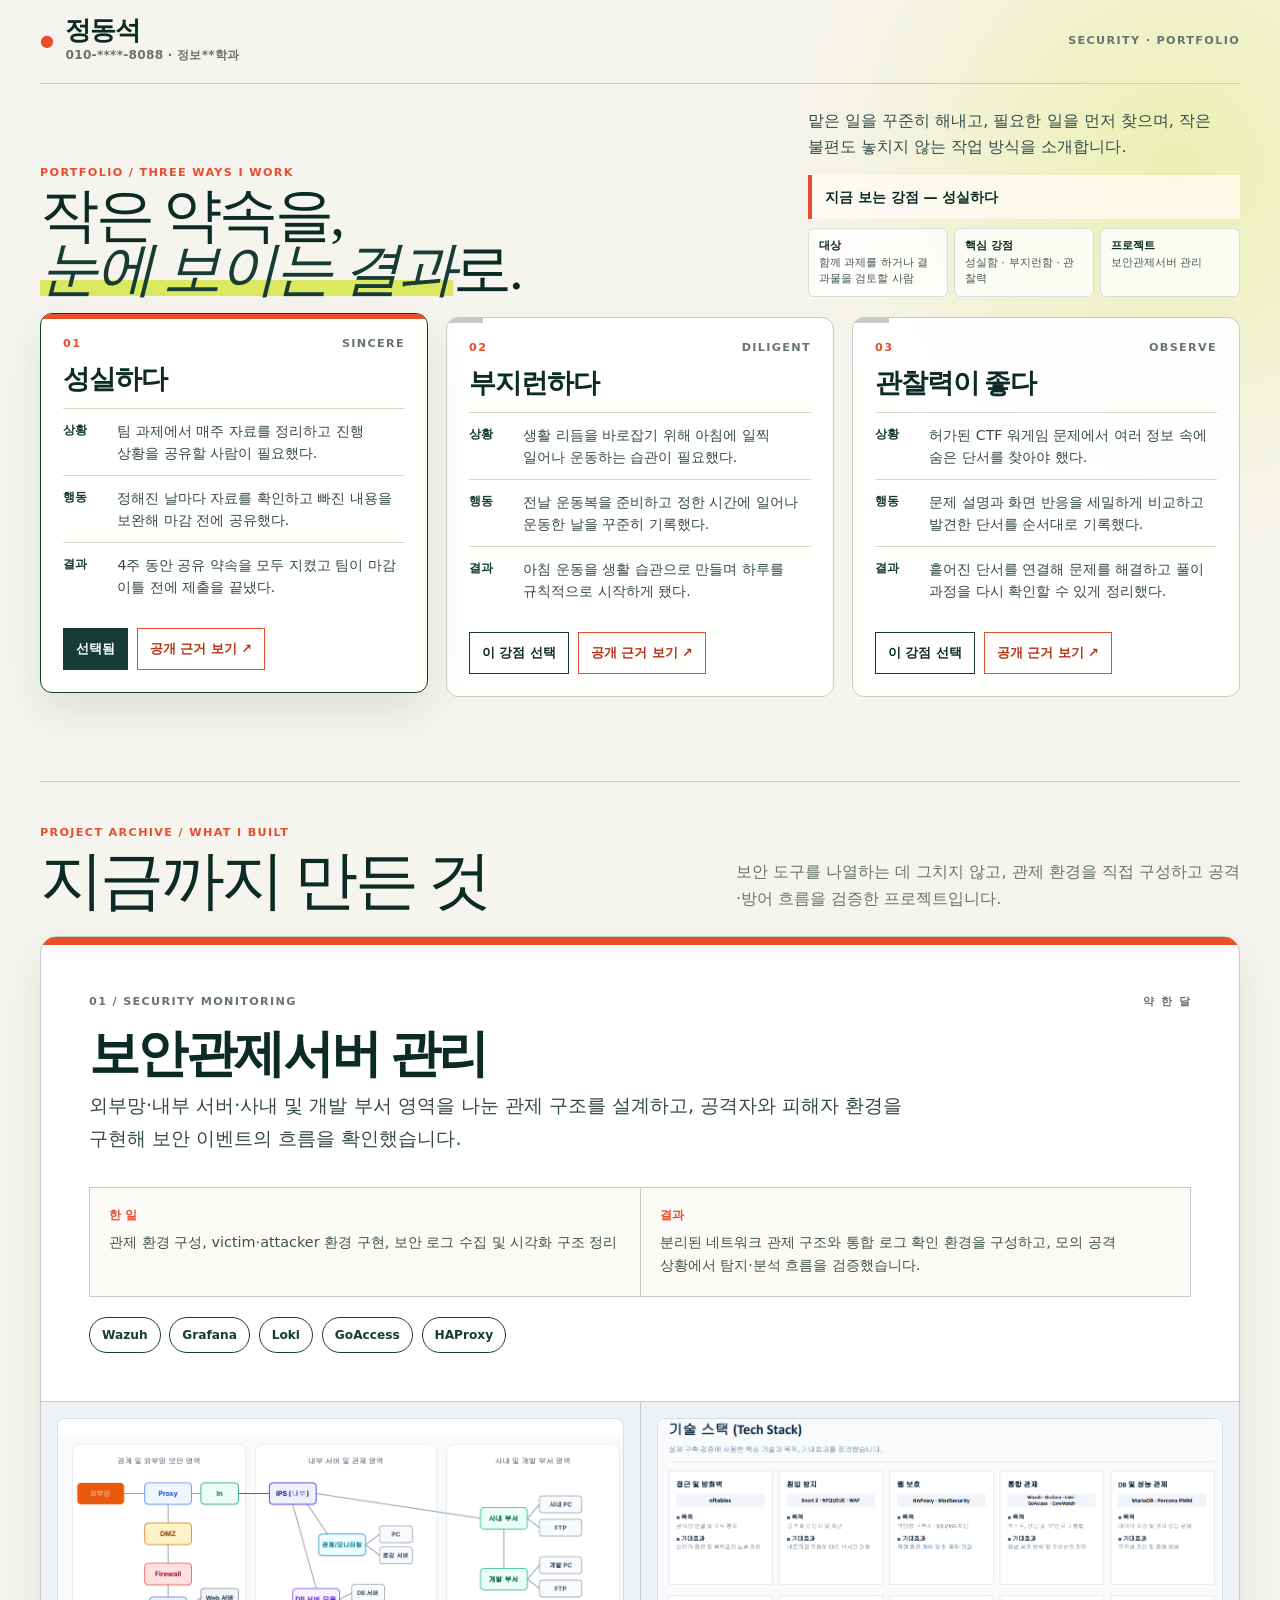
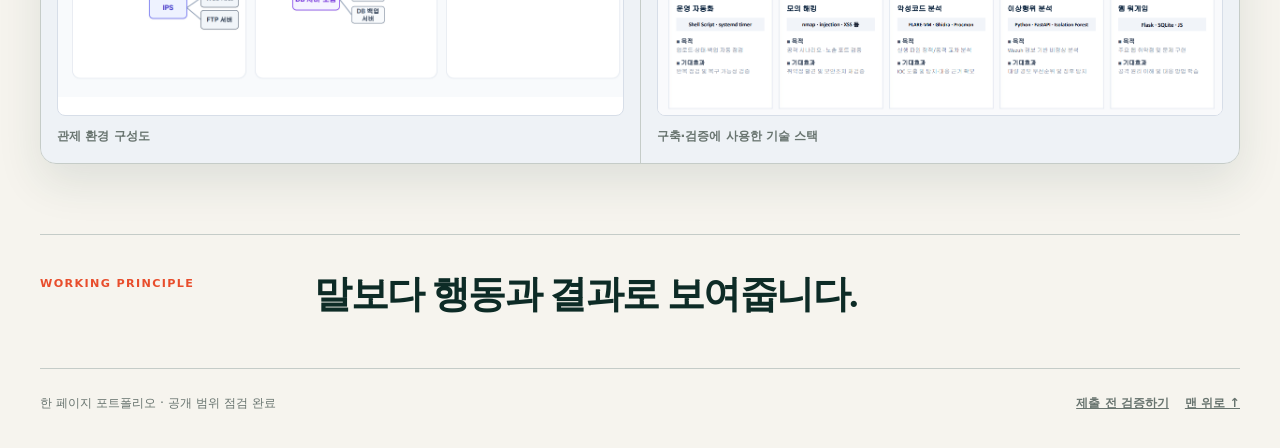
<file: index.html>
<!doctype html>
<html lang="ko">
  <head>
    <meta charset="utf-8" />
    <meta name="viewport" content="width=device-width, initial-scale=1" />
    <meta name="description" content="성실함·부지런함·관찰력을 상황·행동·결과로 소개하는 한 페이지 포트폴리오" />
    <title>나의 작업 방식 | 한 페이지 포트폴리오</title>
    <link rel="stylesheet" href="style.css" />
  </head>
  <body>
    <a class="skip-link" href="#strengths">강점 목록으로 바로가기</a>

    <header class="site-header" aria-label="사이트 머리말">
      <a class="brand" href="#top" aria-label="정동석 포트폴리오 첫 화면으로 이동">
        <span class="brand-mark" aria-hidden="true">●</span>
        <span class="brand-copy">
          <strong class="profile-name">정동석</strong>
          <span class="profile-meta">010-****-8088 · 정보**학과</span>
        </span>
      </a>
      <p class="privacy-note">SECURITY · PORTFOLIO</p>
    </header>

    <main id="top">
      <section class="hero" aria-labelledby="hero-title">
        <div class="hero-copy">
          <p class="eyebrow">PORTFOLIO / THREE WAYS I WORK</p>
          <h1 id="hero-title">작은 약속을,<br /><em>눈에 보이는 결과</em>로.</h1>
        </div>
        <div class="hero-side">
          <p>
            맡은 일을 꾸준히 해내고, 필요한 일을 먼저 찾으며,
            작은 불편도 놓치지 않는 작업 방식을 소개합니다.
          </p>
          <p id="selection-summary" class="selection-summary" aria-live="polite">
            지금 보는 강점 — 성실하다
          </p>
          <div class="scope-summary" aria-label="대상과 공개 범위 요약">
            <p><strong>대상</strong> 함께 과제를 하거나 결과물을 검토할 사람</p>
            <p><strong>핵심 강점</strong> 성실함 · 부지런함 · 관찰력</p>
            <p><strong>프로젝트</strong> 보안관제서버 관리</p>
          </div>
        </div>
      </section>

      <section id="strengths" class="strengths" aria-label="핵심 강점 세 가지">
        <article class="strength-card is-selected" data-strength="성실하다">
          <div class="card-topline">
            <span class="card-number">01</span>
            <span class="card-tag">SINCERE</span>
          </div>
          <h2>성실하다</h2>
          <dl class="sar-list">
            <div>
              <dt>상황</dt>
              <dd>팀 과제에서 매주 자료를 정리하고 진행 상황을 공유할 사람이 필요했다.</dd>
            </div>
            <div>
              <dt>행동</dt>
              <dd>정해진 날마다 자료를 확인하고 빠진 내용을 보완해 마감 전에 공유했다.</dd>
            </div>
            <div>
              <dt>결과</dt>
              <dd>4주 동안 공유 약속을 모두 지켰고 팀이 마감 이틀 전에 제출을 끝냈다.</dd>
            </div>
          </dl>
          <div class="card-actions">
            <button class="select-button" type="button" aria-pressed="true">선택됨</button>
            <button class="evidence-button" type="button" data-evidence="sincere">
              공개 근거 보기 <span aria-hidden="true">↗</span>
            </button>
          </div>
        </article>

        <article class="strength-card" data-strength="부지런하다">
          <div class="card-topline">
            <span class="card-number">02</span>
            <span class="card-tag">DILIGENT</span>
          </div>
          <h2>부지런하다</h2>
          <dl class="sar-list">
            <div>
              <dt>상황</dt>
              <dd>생활 리듬을 바로잡기 위해 아침에 일찍 일어나 운동하는 습관이 필요했다.</dd>
            </div>
            <div>
              <dt>행동</dt>
              <dd>전날 운동복을 준비하고 정한 시간에 일어나 운동한 날을 꾸준히 기록했다.</dd>
            </div>
            <div>
              <dt>결과</dt>
              <dd>아침 운동을 생활 습관으로 만들며 하루를 규칙적으로 시작하게 됐다.</dd>
            </div>
          </dl>
          <div class="card-actions">
            <button class="select-button" type="button" aria-pressed="false">이 강점 선택</button>
            <button class="evidence-button" type="button" data-evidence="diligent">
              공개 근거 보기 <span aria-hidden="true">↗</span>
            </button>
          </div>
        </article>

        <article class="strength-card" data-strength="관찰력이 좋다">
          <div class="card-topline">
            <span class="card-number">03</span>
            <span class="card-tag">OBSERVE</span>
          </div>
          <h2>관찰력이 좋다</h2>
          <dl class="sar-list">
            <div>
              <dt>상황</dt>
              <dd>허가된 CTF 워게임 문제에서 여러 정보 속에 숨은 단서를 찾아야 했다.</dd>
            </div>
            <div>
              <dt>행동</dt>
              <dd>문제 설명과 화면 반응을 세밀하게 비교하고 발견한 단서를 순서대로 기록했다.</dd>
            </div>
            <div>
              <dt>결과</dt>
              <dd>흩어진 단서를 연결해 문제를 해결하고 풀이 과정을 다시 확인할 수 있게 정리했다.</dd>
            </div>
          </dl>
          <div class="card-actions">
            <button class="select-button" type="button" aria-pressed="false">이 강점 선택</button>
            <button class="evidence-button" type="button" data-evidence="observe">
              공개 근거 보기 <span aria-hidden="true">↗</span>
            </button>
          </div>
        </article>
      </section>

      <section id="projects" class="projects" aria-labelledby="projects-title">
        <header class="projects-heading">
          <div>
            <p class="eyebrow">PROJECT ARCHIVE / WHAT I BUILT</p>
            <h2 id="projects-title">지금까지 만든 것</h2>
          </div>
          <p>보안 도구를 나열하는 데 그치지 않고, 관제 환경을 직접 구성하고 공격·방어 흐름을 검증한 프로젝트입니다.</p>
        </header>

        <article class="project-feature">
          <div class="project-summary">
            <div class="project-meta">
              <span>01 / SECURITY MONITORING</span>
              <span>약 한 달</span>
            </div>
            <h3>보안관제서버 관리</h3>
            <p class="project-lead">외부망·내부 서버·사내 및 개발 부서 영역을 나눈 관제 구조를 설계하고, 공격자와 피해자 환경을 구현해 보안 이벤트의 흐름을 확인했습니다.</p>

            <dl class="project-facts">
              <div>
                <dt>한 일</dt>
                <dd>관제 환경 구성, victim·attacker 환경 구현, 보안 로그 수집 및 시각화 구조 정리</dd>
              </div>
              <div>
                <dt>결과</dt>
                <dd>분리된 네트워크 관제 구조와 통합 로그 확인 환경을 구성하고, 모의 공격 상황에서 탐지·분석 흐름을 검증했습니다.</dd>
              </div>
            </dl>

            <div class="tech-list" aria-label="사용 기술">
              <span>Wazuh</span><span>Grafana</span><span>Loki</span><span>GoAccess</span><span>HAProxy</span>
            </div>
          </div>

          <div class="project-visuals" aria-label="프로젝트 공개 근거 이미지">
            <figure>
              <a href="assets/security-monitoring-architecture.png" target="_blank" rel="noopener noreferrer" aria-label="보안관제 구성도 원본 크기로 보기">
                <img src="assets/security-monitoring-architecture.png" alt="외부망, 내부 서버, 사내 및 개발 부서 영역으로 나눈 보안관제 구성도" loading="lazy" />
              </a>
              <figcaption>관제 환경 구성도</figcaption>
            </figure>
            <figure>
              <a href="assets/security-monitoring-tech-stack.png" target="_blank" rel="noopener noreferrer" aria-label="보안관제 기술 스택 원본 크기로 보기">
                <img src="assets/security-monitoring-tech-stack.png" alt="접근 및 방화벽, 침입 방지, 웹 보호, 통합 관제 등으로 정리한 기술 스택" loading="lazy" />
              </a>
              <figcaption>구축·검증에 사용한 기술 스택</figcaption>
            </figure>
          </div>
        </article>
      </section>

      <section class="closing" aria-labelledby="closing-title">
        <p class="eyebrow">WORKING PRINCIPLE</p>
        <h2 id="closing-title">말보다 행동과 결과로 보여줍니다.</h2>
      </section>
    </main>

    <footer>
      <p>한 페이지 포트폴리오 · 공개 범위 점검 완료</p>
      <div class="footer-links">
        <a href="verification.html">제출 전 검증하기</a>
        <a href="#top">맨 위로 ↑</a>
      </div>
    </footer>

    <div id="evidence-modal" class="modal" role="dialog" aria-modal="true" aria-labelledby="evidence-title" hidden>
      <div class="modal-panel" tabindex="-1">
        <div class="modal-heading">
          <p class="eyebrow">PUBLIC EVIDENCE</p>
          <button id="close-evidence" class="close-button" type="button" aria-label="공개 근거 창 닫기">×</button>
        </div>
        <h2 id="evidence-title">자료 공유 약속 이행 메모</h2>
        <blockquote id="evidence-summary">
          “4주 동안 약속한 자료 공유 8회를 모두 지켰고, 팀은 최종 마감 이틀 전에 제출을 마쳤다.”
        </blockquote>
        <p id="evidence-privacy">이름을 제외한 식별 정보는 제거하거나 마스킹하고 결과 문장만 공개했습니다.</p>
        <a id="evidence-link" class="text-link" href="evidence.html">디자인된 근거 메모 보기 →</a>
      </div>
    </div>

    <script src="script.js" defer></script>
  </body>
</html>
</file>
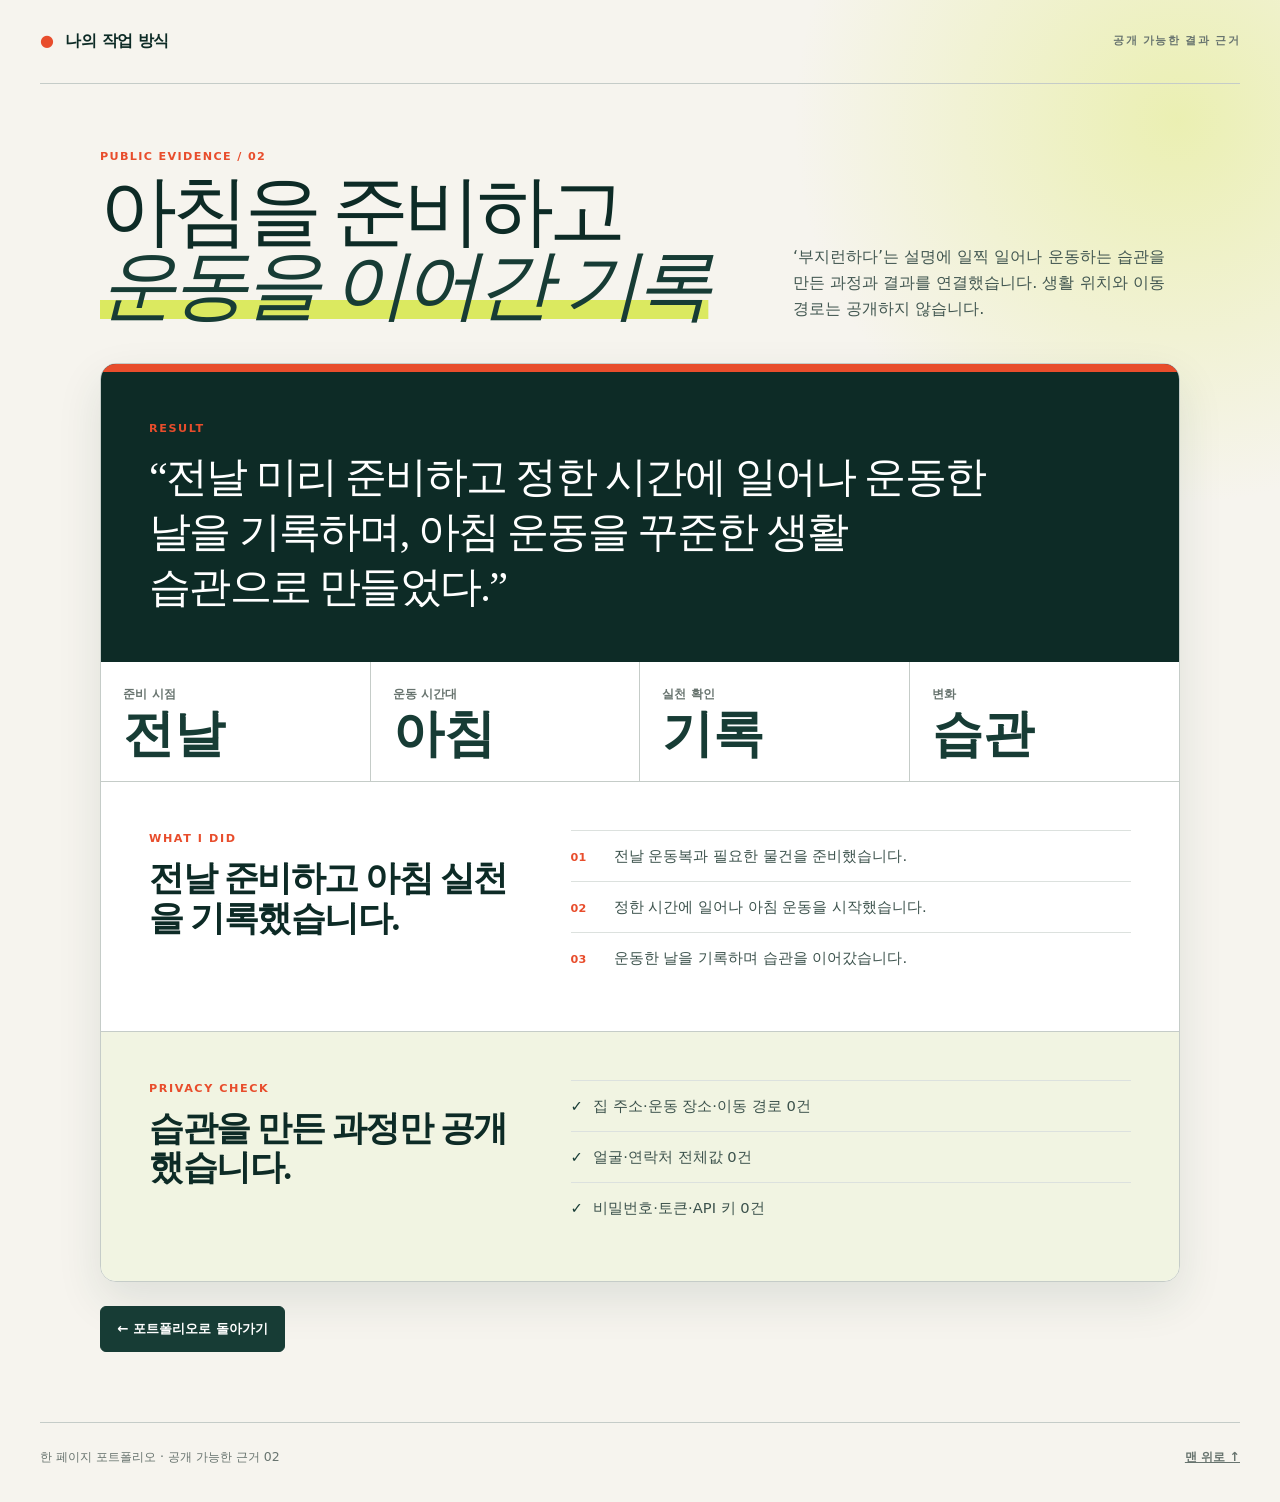
<file: evidence-diligent.html>
<!doctype html>
<html lang="ko">
  <head>
    <meta charset="utf-8" />
    <meta name="viewport" content="width=device-width, initial-scale=1" />
    <meta name="description" content="개인정보를 제거한 아침 운동 습관 근거 메모" />
    <title>부지런하다 근거 메모 | 나의 작업 방식</title>
    <link rel="stylesheet" href="style.css" />
  </head>
  <body class="evidence-page">
    <a class="skip-link" href="#evidence-content">근거 내용으로 바로가기</a>
    <header class="site-header" aria-label="사이트 머리말">
      <a class="brand" href="index.html"><span class="brand-mark" aria-hidden="true">●</span>나의 작업 방식</a>
      <p class="privacy-note">공개 가능한 결과 근거</p>
    </header>
    <main id="evidence-content" class="evidence-main">
      <section class="evidence-intro" aria-labelledby="evidence-page-title">
        <div>
          <p class="eyebrow">PUBLIC EVIDENCE / 02</p>
          <h1 id="evidence-page-title">아침을 준비하고<br /><em>운동을 이어간 기록</em></h1>
        </div>
        <p>‘부지런하다’는 설명에 일찍 일어나 운동하는 습관을 만든 과정과 결과를 연결했습니다. 생활 위치와 이동 경로는 공개하지 않습니다.</p>
      </section>
      <section class="evidence-sheet" aria-label="아침 운동 습관 결과">
        <div class="evidence-result">
          <p class="evidence-label">RESULT</p>
          <blockquote>“전날 미리 준비하고 정한 시간에 일어나 운동한 날을 기록하며, 아침 운동을 꾸준한 생활 습관으로 만들었다.”</blockquote>
        </div>
        <dl class="evidence-stats">
          <div><dt>준비 시점</dt><dd><strong>전날</strong></dd></div>
          <div><dt>운동 시간대</dt><dd><strong>아침</strong></dd></div>
          <div><dt>실천 확인</dt><dd><strong>기록</strong></dd></div>
          <div><dt>변화</dt><dd><strong>습관</strong></dd></div>
        </dl>
        <div class="evidence-process">
          <div><p class="evidence-label">WHAT I DID</p><h2>전날 준비하고 아침 실천을 기록했습니다.</h2></div>
          <ol>
            <li><span>01</span> 전날 운동복과 필요한 물건을 준비했습니다.</li>
            <li><span>02</span> 정한 시간에 일어나 아침 운동을 시작했습니다.</li>
            <li><span>03</span> 운동한 날을 기록하며 습관을 이어갔습니다.</li>
          </ol>
        </div>
        <div class="privacy-box">
          <div><p class="evidence-label">PRIVACY CHECK</p><h2>습관을 만든 과정만 공개했습니다.</h2></div>
          <ul>
            <li>집 주소·운동 장소·이동 경로 0건</li>
            <li>얼굴·연락처 전체값 0건</li>
            <li>비밀번호·토큰·API 키 0건</li>
          </ul>
        </div>
      </section>
      <div class="evidence-actions"><a class="back-button" href="index.html">← 포트폴리오로 돌아가기</a></div>
    </main>
    <footer><p>한 페이지 포트폴리오 · 공개 가능한 근거 02</p><a href="#evidence-content">맨 위로 ↑</a></footer>
  </body>
</html>
</file>
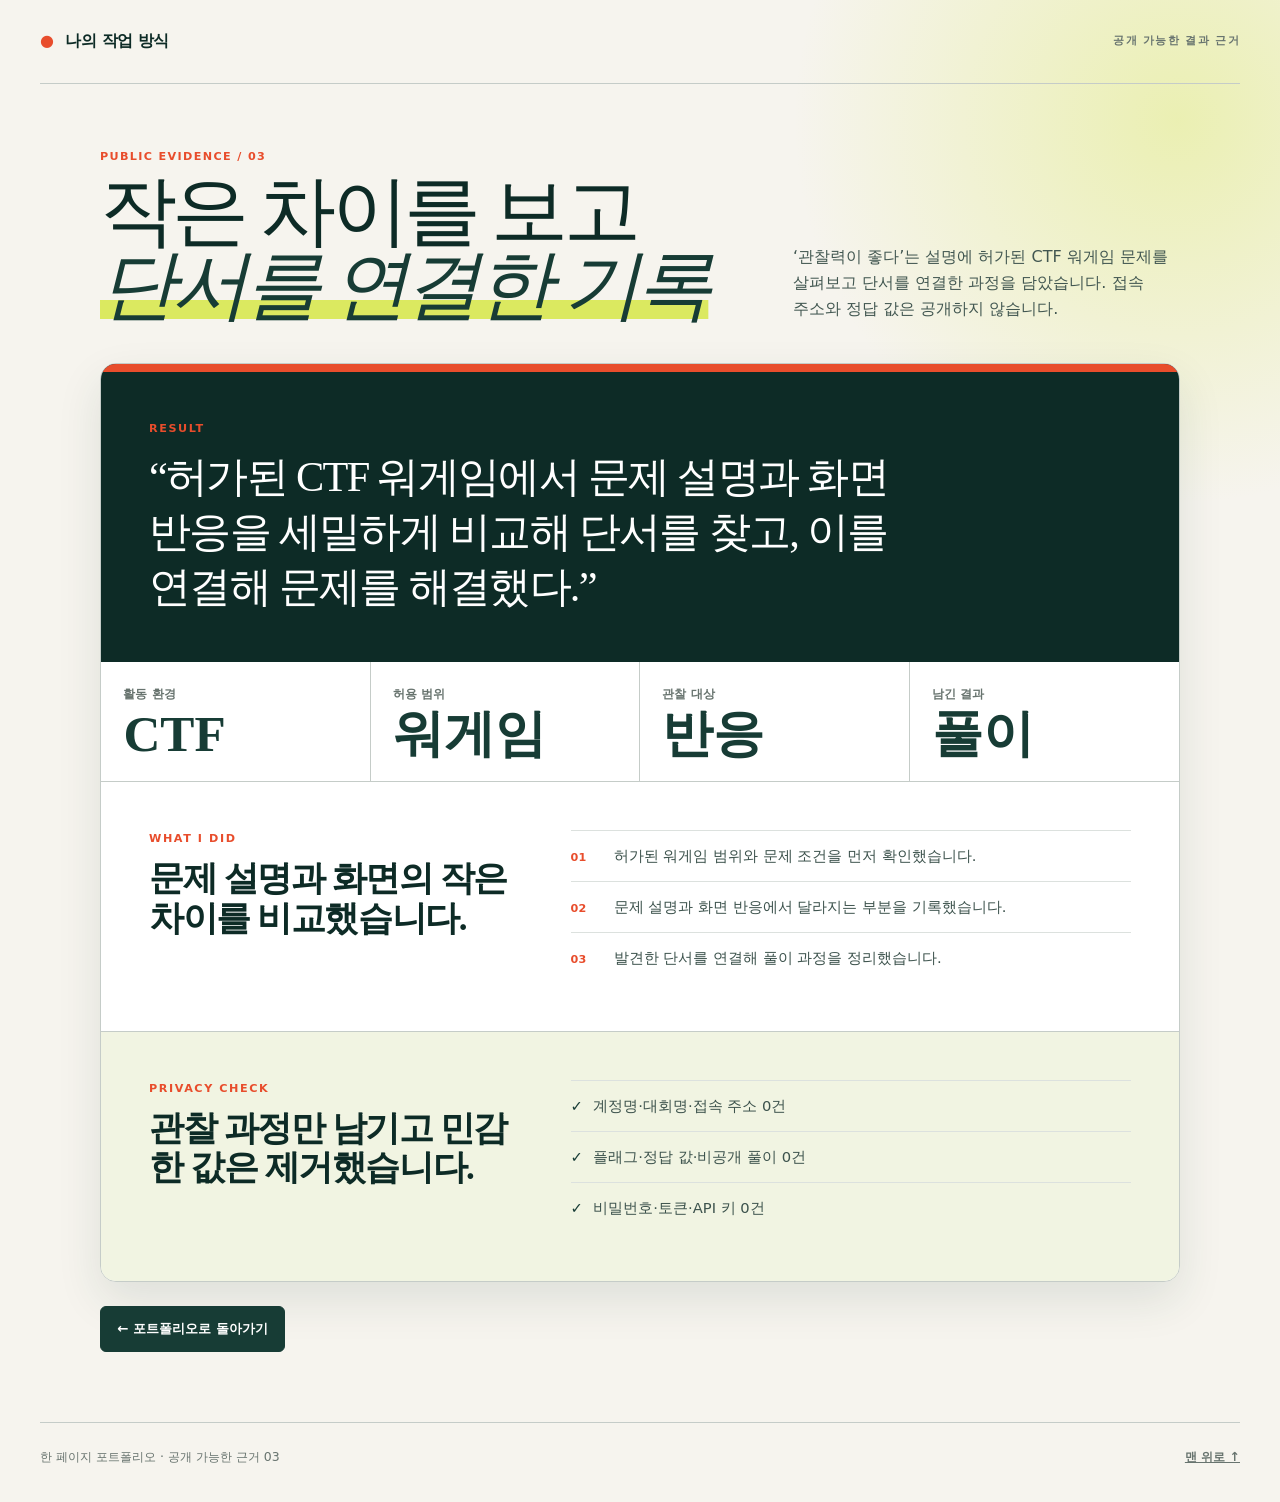
<file: evidence-observe.html>
<!doctype html>
<html lang="ko">
  <head>
    <meta charset="utf-8" />
    <meta name="viewport" content="width=device-width, initial-scale=1" />
    <meta name="description" content="개인정보와 비밀값을 제거한 CTF 워게임 풀이 관찰 근거 메모" />
    <title>관찰력이 좋다 근거 메모 | 나의 작업 방식</title>
    <link rel="stylesheet" href="style.css" />
  </head>
  <body class="evidence-page">
    <a class="skip-link" href="#evidence-content">근거 내용으로 바로가기</a>
    <header class="site-header" aria-label="사이트 머리말">
      <a class="brand" href="index.html"><span class="brand-mark" aria-hidden="true">●</span>나의 작업 방식</a>
      <p class="privacy-note">공개 가능한 결과 근거</p>
    </header>
    <main id="evidence-content" class="evidence-main">
      <section class="evidence-intro" aria-labelledby="evidence-page-title">
        <div>
          <p class="eyebrow">PUBLIC EVIDENCE / 03</p>
          <h1 id="evidence-page-title">작은 차이를 보고<br /><em>단서를 연결한 기록</em></h1>
        </div>
        <p>‘관찰력이 좋다’는 설명에 허가된 CTF 워게임 문제를 살펴보고 단서를 연결한 과정을 담았습니다. 접속 주소와 정답 값은 공개하지 않습니다.</p>
      </section>
      <section class="evidence-sheet" aria-label="CTF 워게임 풀이 관찰 결과">
        <div class="evidence-result">
          <p class="evidence-label">RESULT</p>
          <blockquote>“허가된 CTF 워게임에서 문제 설명과 화면 반응을 세밀하게 비교해 단서를 찾고, 이를 연결해 문제를 해결했다.”</blockquote>
        </div>
        <dl class="evidence-stats">
          <div><dt>활동 환경</dt><dd><strong>CTF</strong></dd></div>
          <div><dt>허용 범위</dt><dd><strong>워게임</strong></dd></div>
          <div><dt>관찰 대상</dt><dd><strong>반응</strong></dd></div>
          <div><dt>남긴 결과</dt><dd><strong>풀이</strong></dd></div>
        </dl>
        <div class="evidence-process">
          <div><p class="evidence-label">WHAT I DID</p><h2>문제 설명과 화면의 작은 차이를 비교했습니다.</h2></div>
          <ol>
            <li><span>01</span> 허가된 워게임 범위와 문제 조건을 먼저 확인했습니다.</li>
            <li><span>02</span> 문제 설명과 화면 반응에서 달라지는 부분을 기록했습니다.</li>
            <li><span>03</span> 발견한 단서를 연결해 풀이 과정을 정리했습니다.</li>
          </ol>
        </div>
        <div class="privacy-box">
          <div><p class="evidence-label">PRIVACY CHECK</p><h2>관찰 과정만 남기고 민감한 값은 제거했습니다.</h2></div>
          <ul>
            <li>계정명·대회명·접속 주소 0건</li>
            <li>플래그·정답 값·비공개 풀이 0건</li>
            <li>비밀번호·토큰·API 키 0건</li>
          </ul>
        </div>
      </section>
      <div class="evidence-actions"><a class="back-button" href="index.html">← 포트폴리오로 돌아가기</a></div>
    </main>
    <footer><p>한 페이지 포트폴리오 · 공개 가능한 근거 03</p><a href="#evidence-content">맨 위로 ↑</a></footer>
  </body>
</html>
</file>
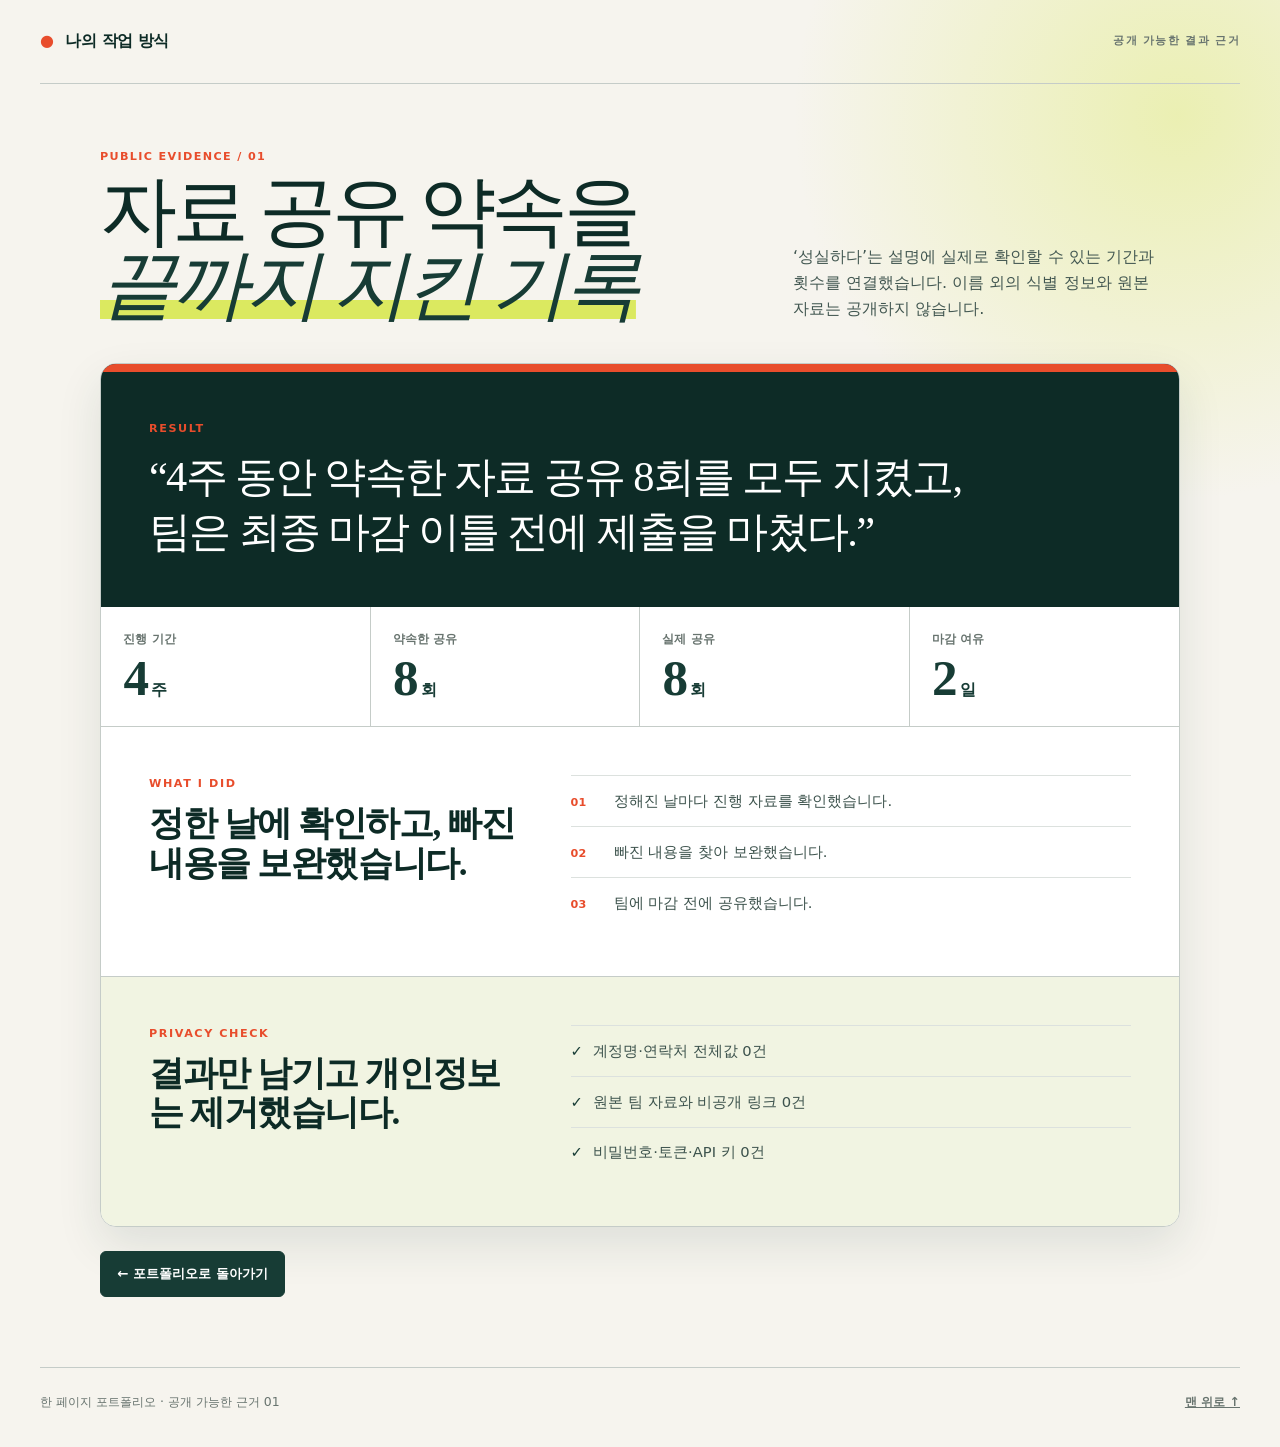
<file: evidence.html>
<!doctype html>
<html lang="ko">
  <head>
    <meta charset="utf-8" />
    <meta name="viewport" content="width=device-width, initial-scale=1" />
    <meta name="description" content="개인정보를 제거한 팀 과제 자료 공유 약속 이행 근거 메모" />
    <title>공개 근거 메모 | 나의 작업 방식</title>
    <link rel="stylesheet" href="style.css" />
  </head>
  <body class="evidence-page">
    <a class="skip-link" href="#evidence-content">근거 내용으로 바로가기</a>

    <header class="site-header" aria-label="사이트 머리말">
      <a class="brand" href="index.html">
        <span class="brand-mark" aria-hidden="true">●</span>
        나의 작업 방식
      </a>
      <p class="privacy-note">공개 가능한 결과 근거</p>
    </header>

    <main id="evidence-content" class="evidence-main">
      <section class="evidence-intro" aria-labelledby="evidence-page-title">
        <div>
          <p class="eyebrow">PUBLIC EVIDENCE / 01</p>
          <h1 id="evidence-page-title">자료 공유 약속을<br /><em>끝까지 지킨 기록</em></h1>
        </div>
        <p>
          ‘성실하다’는 설명에 실제로 확인할 수 있는 기간과 횟수를 연결했습니다.
          이름 외의 식별 정보와 원본 자료는 공개하지 않습니다.
        </p>
      </section>

      <section class="evidence-sheet" aria-label="자료 공유 약속 이행 결과">
        <div class="evidence-result">
          <p class="evidence-label">RESULT</p>
          <blockquote>
            “4주 동안 약속한 자료 공유 8회를 모두 지켰고,
            팀은 최종 마감 이틀 전에 제출을 마쳤다.”
          </blockquote>
        </div>

        <dl class="evidence-stats">
          <div>
            <dt>진행 기간</dt>
            <dd><strong>4</strong>주</dd>
          </div>
          <div>
            <dt>약속한 공유</dt>
            <dd><strong>8</strong>회</dd>
          </div>
          <div>
            <dt>실제 공유</dt>
            <dd><strong>8</strong>회</dd>
          </div>
          <div>
            <dt>마감 여유</dt>
            <dd><strong>2</strong>일</dd>
          </div>
        </dl>

        <div class="evidence-process">
          <div>
            <p class="evidence-label">WHAT I DID</p>
            <h2>정한 날에 확인하고, 빠진 내용을 보완했습니다.</h2>
          </div>
          <ol>
            <li><span>01</span> 정해진 날마다 진행 자료를 확인했습니다.</li>
            <li><span>02</span> 빠진 내용을 찾아 보완했습니다.</li>
            <li><span>03</span> 팀에 마감 전에 공유했습니다.</li>
          </ol>
        </div>

        <div class="privacy-box">
          <div>
            <p class="evidence-label">PRIVACY CHECK</p>
            <h2>결과만 남기고 개인정보는 제거했습니다.</h2>
          </div>
          <ul>
            <li>계정명·연락처 전체값 0건</li>
            <li>원본 팀 자료와 비공개 링크 0건</li>
            <li>비밀번호·토큰·API 키 0건</li>
          </ul>
        </div>
      </section>

      <div class="evidence-actions">
        <a class="back-button" href="index.html">← 포트폴리오로 돌아가기</a>
      </div>
    </main>

    <footer>
      <p>한 페이지 포트폴리오 · 공개 가능한 근거 01</p>
      <a href="#evidence-content">맨 위로 ↑</a>
    </footer>
  </body>
</html>
</file>
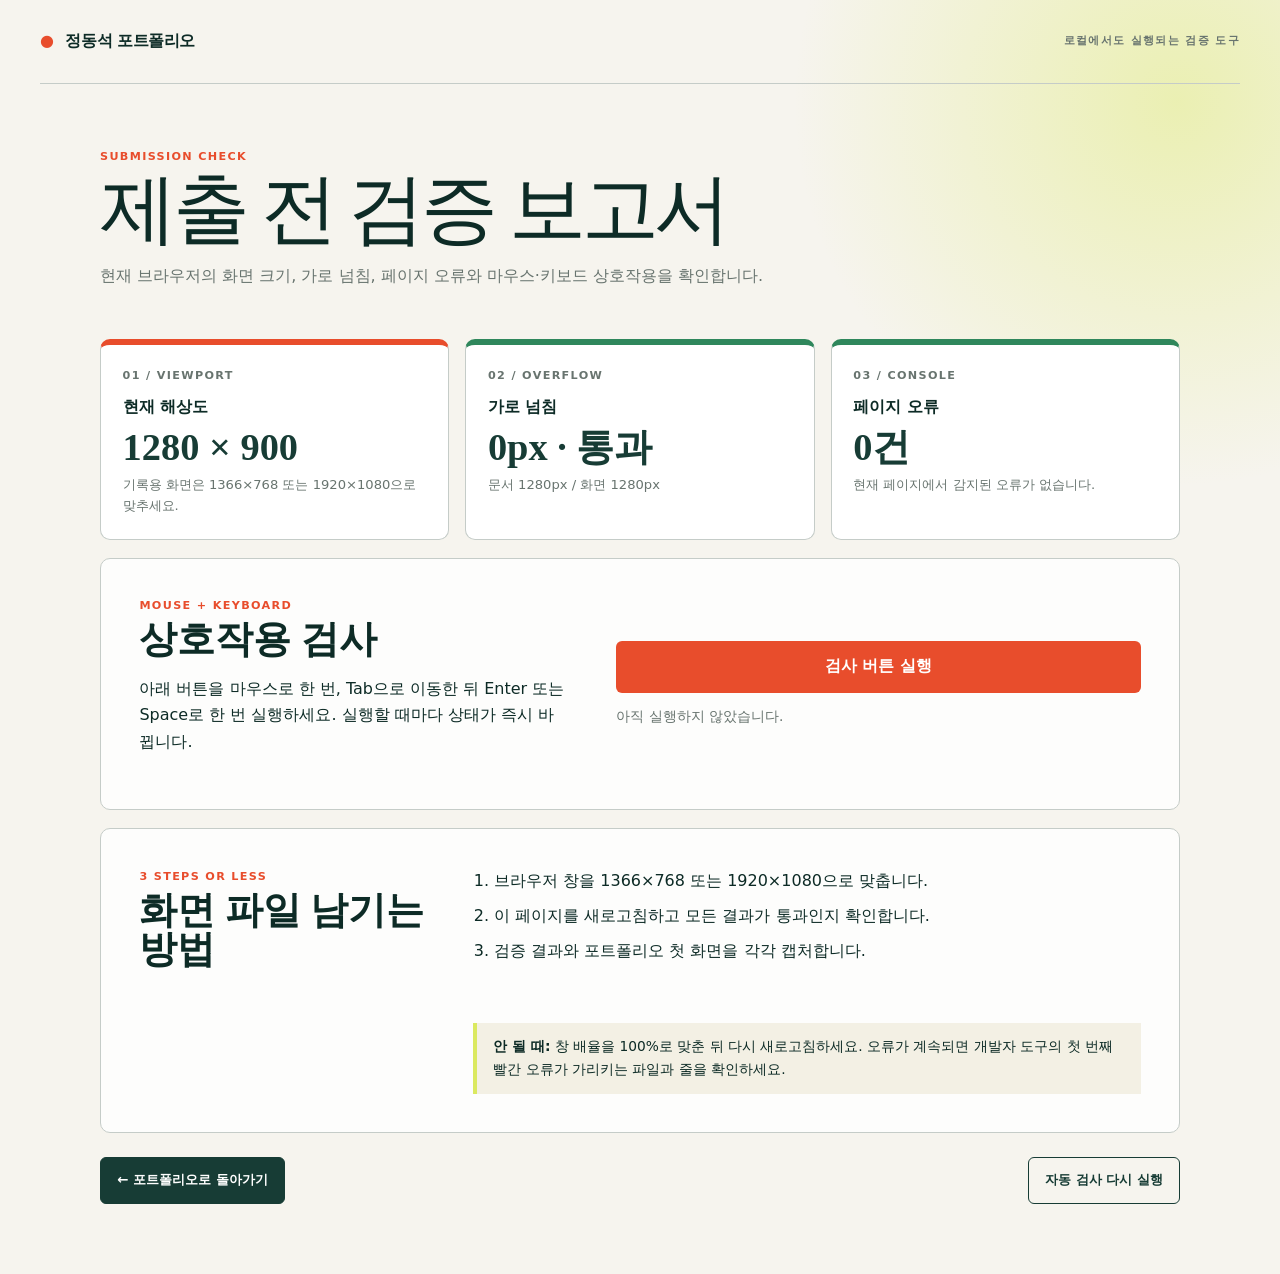
<file: verification.html>
<!doctype html>
<html lang="ko">
  <head>
    <meta charset="utf-8" />
    <meta name="viewport" content="width=device-width, initial-scale=1" />
    <meta name="description" content="포트폴리오 제출 전 브라우저·해상도·상호작용 검증 페이지" />
    <title>제출 전 검증 | 정동석 포트폴리오</title>
    <link rel="stylesheet" href="style.css" />
  </head>
  <body>
    <header class="site-header" aria-label="사이트 머리말">
      <a class="brand" href="index.html"><span class="brand-mark" aria-hidden="true">●</span> 정동석 포트폴리오</a>
      <p class="privacy-note">로컬에서도 실행되는 검증 도구</p>
    </header>

    <main class="verification-main">
      <section class="verification-intro" aria-labelledby="verification-title">
        <p class="eyebrow">SUBMISSION CHECK</p>
        <h1 id="verification-title">제출 전 검증 보고서</h1>
        <p>현재 브라우저의 화면 크기, 가로 넘침, 페이지 오류와 마우스·키보드 상호작용을 확인합니다.</p>
      </section>

      <section class="verification-grid" aria-label="자동 검사 결과">
        <article class="check-card" data-check="viewport"><p class="check-kicker">01 / VIEWPORT</p><h2>현재 해상도</h2><p id="viewport-value" class="check-value">확인 중</p><p id="viewport-detail" class="check-detail">창의 내부 크기를 읽습니다.</p></article>
        <article class="check-card" data-check="overflow"><p class="check-kicker">02 / OVERFLOW</p><h2>가로 넘침</h2><p id="overflow-value" class="check-value">확인 중</p><p id="overflow-detail" class="check-detail">문서 폭과 화면 폭을 비교합니다.</p></article>
        <article class="check-card" data-check="console"><p class="check-kicker">03 / CONSOLE</p><h2>페이지 오류</h2><p id="console-value" class="check-value">0건</p><p id="console-detail" class="check-detail">이 페이지에서 잡힌 오류를 셉니다.</p></article>
      </section>

      <section class="manual-check" aria-labelledby="interaction-title">
        <div><p class="eyebrow">MOUSE + KEYBOARD</p><h2 id="interaction-title">상호작용 검사</h2><p>아래 버튼을 마우스로 한 번, Tab으로 이동한 뒤 Enter 또는 Space로 한 번 실행하세요. 실행할 때마다 상태가 즉시 바뀝니다.</p></div>
        <div class="interaction-test"><button id="interaction-test-button" type="button" aria-pressed="false">검사 버튼 실행</button><p id="interaction-result" aria-live="polite">아직 실행하지 않았습니다.</p></div>
      </section>

      <section class="verification-steps" aria-labelledby="steps-title">
        <div><p class="eyebrow">3 STEPS OR LESS</p><h2 id="steps-title">화면 파일 남기는 방법</h2></div>
        <ol><li>브라우저 창을 1366×768 또는 1920×1080으로 맞춥니다.</li><li>이 페이지를 새로고침하고 모든 결과가 통과인지 확인합니다.</li><li>검증 결과와 포트폴리오 첫 화면을 각각 캡처합니다.</li></ol>
        <p class="verification-note"><strong>안 될 때:</strong> 창 배율을 100%로 맞춘 뒤 다시 새로고침하세요. 오류가 계속되면 개발자 도구의 첫 번째 빨간 오류가 가리키는 파일과 줄을 확인하세요.</p>
      </section>

      <div class="evidence-actions"><a class="back-button" href="index.html">← 포트폴리오로 돌아가기</a><button id="rerun-checks" class="back-button secondary-button" type="button">자동 검사 다시 실행</button></div>
    </main>
    <script src="verify.js" defer></script>
  </body>
</html>
</file>
<file: style.css>
:root {
  --ink: #173c35;
  --ink-deep: #0d2b26;
  --paper: #f6f4ee;
  --card: #ffffff;
  --line: #c5ccc8;
  --accent: #e84d2c;
  --acid: #dbe960;
  --muted: #68746f;
  --shadow: 0 18px 45px rgba(23, 60, 53, 0.11);
}

* {
  box-sizing: border-box;
}

html {
  scroll-behavior: smooth;
}

body {
  min-width: 320px;
  margin: 0;
  overflow-x: clip;
  background:
    radial-gradient(circle at 92% 8%, rgba(219, 233, 96, 0.42), transparent 24rem),
    var(--paper);
  color: var(--ink-deep);
  font-family: Pretendard, "Noto Sans KR", "Apple SD Gothic Neo", system-ui, sans-serif;
  font-size: 16px;
  line-height: 1.65;
}

button,
a {
  font: inherit;
}

a {
  color: inherit;
}

button {
  color: inherit;
}

.skip-link {
  position: fixed;
  top: 0.75rem;
  left: 0.75rem;
  z-index: 100;
  padding: 0.65rem 0.9rem;
  transform: translateY(-160%);
  background: var(--ink-deep);
  color: white;
  text-decoration: none;
}

.skip-link:focus {
  transform: translateY(0);
}

.site-header,
.hero,
.strengths,
.projects,
.closing,
footer {
  width: min(1200px, calc(100% - 48px));
  margin-inline: auto;
}

.site-header {
  min-height: 84px;
  display: flex;
  align-items: center;
  justify-content: space-between;
  gap: 1rem;
  border-bottom: 1px solid var(--line);
}

.brand {
  display: inline-flex;
  align-items: center;
  gap: 0.75rem;
  font-weight: 800;
  letter-spacing: -0.03em;
  text-decoration: none;
}

.brand-mark {
  color: var(--accent);
  font-size: 1rem;
}

.brand-copy {
  display: grid;
  gap: 0.05rem;
}

.profile-name {
  font-family: Georgia, "Times New Roman", serif;
  font-size: clamp(1.35rem, 2vw, 1.75rem);
  line-height: 1;
  letter-spacing: -0.045em;
}

.profile-meta {
  color: var(--muted);
  font-size: 0.76rem;
  font-weight: 750;
  letter-spacing: 0.02em;
}

.privacy-note,
.eyebrow,
.card-tag,
.card-number {
  margin: 0;
  font-size: 0.7rem;
  font-weight: 800;
  letter-spacing: 0.12em;
}

.privacy-note {
  color: var(--muted);
}

.hero {
  min-height: 205px;
  display: grid;
  grid-template-columns: minmax(0, 1.25fr) minmax(280px, 0.75fr);
  align-items: end;
  gap: 3rem;
  padding-block: 24px 20px;
}

.hero-copy,
.hero-side,
.strength-card {
  min-width: 0;
}

.scope-summary {
  display: grid;
  grid-template-columns: repeat(3, minmax(0, 1fr));
  gap: 0.4rem;
  margin-top: 0.55rem;
}

.scope-summary p {
  margin: 0;
  padding: 0.55rem 0.6rem;
  border: 1px solid #d9ddd9;
  border-radius: 6px;
  background: rgba(255, 255, 255, 0.8);
  color: #455b55;
  font-size: 0.71rem;
  line-height: 1.4;
}

.scope-summary strong {
  display: block;
  margin-bottom: 0.1rem;
  color: var(--ink-deep);
}

.eyebrow {
  color: var(--accent);
}

.hero h1 {
  max-width: 760px;
  margin: 0.4rem 0 0;
  font-family: Georgia, "Times New Roman", serif;
  font-size: clamp(2.45rem, 4.6vw, 4.35rem);
  font-weight: 500;
  line-height: 0.92;
  letter-spacing: -0.055em;
}

.hero h1 em {
  color: var(--ink);
  text-decoration: underline;
  text-decoration-color: var(--acid);
  text-decoration-thickness: 0.28em;
  text-underline-offset: -0.15em;
  text-decoration-skip-ink: none;
}

.hero-side > p:first-child {
  margin: 0;
  color: #354f49;
  font-size: 1rem;
  word-break: keep-all;
}

.selection-summary {
  margin: 0.9rem 0 0;
  padding: 0.65rem 0.8rem;
  border-left: 4px solid var(--accent);
  background: rgba(255, 253, 247, 0.72);
  font-size: 0.88rem;
  font-weight: 800;
}

.strengths {
  display: grid;
  grid-template-columns: repeat(3, minmax(0, 1fr));
  gap: 18px;
}

.strength-card {
  display: flex;
  min-height: 380px;
  flex-direction: column;
  padding: 22px;
  overflow: hidden;
  border: 1px solid var(--line);
  border-radius: 12px;
  background: rgba(255, 255, 255, 0.96);
  box-shadow: 0 0 0 rgba(23, 60, 53, 0);
  transition: transform 180ms ease, border-color 180ms ease, box-shadow 180ms ease;
}

.strength-card::before {
  content: "";
  width: 36px;
  height: 5px;
  margin: -22px 0 16px -22px;
  background: var(--line);
  transition: width 180ms ease, background-color 180ms ease;
}

.strength-card.is-selected {
  border-color: var(--ink);
  box-shadow: var(--shadow);
  transform: translateY(-4px);
}

.strength-card.is-selected::before {
  width: calc(100% + 44px);
  background: var(--accent);
}

.card-topline {
  display: flex;
  align-items: center;
  justify-content: space-between;
  color: var(--muted);
}

.card-number {
  color: var(--accent);
}

.strength-card h2 {
  margin: 0.75rem 0 0.9rem;
  font-family: Georgia, "Times New Roman", serif;
  font-size: clamp(1.6rem, 2.1vw, 2.05rem);
  line-height: 1.05;
  letter-spacing: -0.04em;
}

.sar-list {
  display: grid;
  gap: 0;
  margin: 0;
}

.sar-list > div {
  display: grid;
  grid-template-columns: 44px minmax(0, 1fr);
  gap: 0.65rem;
  padding: 0.68rem 0;
  border-top: 1px solid #ded8cc;
}

.sar-list dt {
  color: var(--ink);
  font-size: 0.78rem;
  font-weight: 900;
}

.sar-list dd {
  margin: 0;
  color: #455b55;
  color: #344b45;
  font-size: 0.88rem;
  line-height: 1.58;
  overflow-wrap: anywhere;
  word-break: keep-all;
}

.card-actions {
  display: flex;
  flex-wrap: wrap;
  gap: 0.55rem;
  margin-top: auto;
  padding-top: 0.75rem;
}

.select-button,
.evidence-button,
.close-button {
  min-height: 42px;
  border: 1px solid var(--ink);
  background: transparent;
  cursor: pointer;
  font-size: 0.8rem;
  font-weight: 850;
}

.select-button {
  padding: 0.55rem 0.75rem;
}

.is-selected .select-button {
  background: var(--ink);
  color: white;
}

.evidence-button {
  padding: 0.55rem 0.75rem;
  border-color: var(--accent);
  color: #b63219;
}

.select-button:hover,
.evidence-button:hover {
  transform: translateY(-2px);
}

:focus-visible {
  outline: 3px solid var(--accent);
  outline-offset: 3px;
}

.closing {
  display: grid;
  grid-template-columns: 0.55fr 2.1fr;
  gap: 2rem;
  align-items: start;
  margin-top: 70px;
  padding: 40px 0 54px;
  border-top: 1px solid var(--line);
}

.projects {
  margin-top: 84px;
  padding-top: 42px;
  border-top: 1px solid var(--line);
}

.projects-heading {
  display: grid;
  grid-template-columns: minmax(0, 0.9fr) minmax(300px, 0.7fr);
  justify-content: space-between;
  gap: 3rem;
  align-items: end;
  margin-bottom: 24px;
}

.projects-heading h2 {
  margin: 0.45rem 0 0;
  font-family: Georgia, "Times New Roman", serif;
  font-size: clamp(2.5rem, 5vw, 4.4rem);
  font-weight: 500;
  line-height: 0.98;
  letter-spacing: -0.055em;
}

.projects-heading > p {
  margin: 0;
  color: var(--muted);
  word-break: keep-all;
}

.project-feature {
  overflow: hidden;
  border: 1px solid var(--line);
  border-radius: 16px;
  background: var(--card);
  box-shadow: var(--shadow);
}

.project-summary {
  padding: clamp(1.5rem, 4vw, 3rem);
  border-top: 8px solid var(--accent);
}

.project-meta {
  display: flex;
  justify-content: space-between;
  gap: 1rem;
  color: var(--muted);
  font-size: 0.7rem;
  font-weight: 900;
  letter-spacing: 0.12em;
}

.project-summary h3 {
  margin: 1rem 0 0.7rem;
  font-family: Georgia, "Times New Roman", serif;
  font-size: clamp(2rem, 4vw, 3.6rem);
  line-height: 1;
  letter-spacing: -0.05em;
}

.project-lead {
  max-width: 850px;
  margin: 0;
  color: #344b45;
  font-size: clamp(1rem, 1.8vw, 1.2rem);
  line-height: 1.7;
  word-break: keep-all;
}

.project-facts {
  display: grid;
  grid-template-columns: repeat(2, minmax(0, 1fr));
  gap: 1px;
  margin: 2rem 0 0;
  background: var(--line);
  border: 1px solid var(--line);
}

.project-facts > div {
  padding: 1.1rem 1.2rem;
  background: #fbfaf6;
}

.project-facts dt {
  margin-bottom: 0.3rem;
  color: var(--accent);
  font-size: 0.75rem;
  font-weight: 900;
}

.project-facts dd {
  margin: 0;
  color: #3d534d;
  font-size: 0.9rem;
  word-break: keep-all;
}

.tech-list {
  display: flex;
  flex-wrap: wrap;
  gap: 0.55rem;
  margin-top: 1.25rem;
}

.tech-list span {
  padding: 0.45rem 0.75rem;
  border: 1px solid var(--ink);
  border-radius: 999px;
  color: var(--ink);
  font-size: 0.76rem;
  font-weight: 850;
}

.project-visuals {
  display: grid;
  grid-template-columns: repeat(2, minmax(0, 1fr));
  gap: 1px;
  background: var(--line);
  border-top: 1px solid var(--line);
}

.project-visuals figure {
  min-width: 0;
  margin: 0;
  padding: 1rem;
  background: #eef2f6;
}

.project-visuals a {
  display: block;
  overflow: hidden;
  border: 1px solid #d7dee8;
  border-radius: 8px;
  background: white;
}

.project-visuals img {
  display: block;
  width: 100%;
  aspect-ratio: 1.91 / 1;
  object-fit: contain;
  transition: transform 180ms ease;
}

.project-visuals a:hover img {
  transform: scale(1.015);
}

.project-visuals figcaption {
  margin-top: 0.65rem;
  color: var(--muted);
  font-size: 0.78rem;
  font-weight: 800;
}

.closing h2,
.closing p {
  margin: 0;
}

.closing h2 {
  font-family: Georgia, "Times New Roman", serif;
  font-size: clamp(1.8rem, 3vw, 2.7rem);
  line-height: 1.03;
  letter-spacing: -0.04em;
}

.closing > p:last-child {
  color: var(--muted);
}

footer {
  display: flex;
  justify-content: space-between;
  gap: 1rem;
  padding: 24px 0 34px;
  border-top: 1px solid var(--line);
  color: var(--muted);
  font-size: 0.78rem;
}

footer p {
  margin: 0;
}

footer a {
  font-weight: 800;
}

.footer-links {
  display: flex;
  gap: 1rem;
}

.modal {
  position: fixed;
  inset: 0;
  z-index: 50;
  display: grid;
  place-items: center;
  padding: 20px;
  background: rgba(13, 43, 38, 0.72);
}

.modal[hidden] {
  display: none;
}

.modal-panel {
  width: min(560px, 100%);
  padding: clamp(1.35rem, 4vw, 2.4rem);
  border-top: 8px solid var(--accent);
  background: var(--card);
  box-shadow: 0 30px 90px rgba(0, 0, 0, 0.28);
}

.modal-heading {
  display: flex;
  justify-content: space-between;
  gap: 1rem;
}

.modal-panel h2 {
  margin: 1.2rem 0;
  font-family: Georgia, "Times New Roman", serif;
  font-size: clamp(1.7rem, 4vw, 2.5rem);
  line-height: 1.05;
  letter-spacing: -0.04em;
}

.modal-panel blockquote {
  margin: 0;
  padding: 1rem;
  border-left: 5px solid var(--acid);
  background: #f3f0e4;
  font-weight: 750;
}

.modal-panel p {
  color: var(--muted);
  font-size: 0.88rem;
}

.close-button {
  width: 40px;
  padding: 0;
  border: 0;
  font-size: 1.8rem;
  line-height: 1;
}

.text-link {
  display: inline-block;
  margin-top: 0.35rem;
  color: #b63219;
  font-weight: 850;
}

body.modal-open {
  overflow: hidden;
}

.evidence-main {
  width: min(1080px, calc(100% - 48px));
  margin-inline: auto;
}

.evidence-intro {
  display: grid;
  grid-template-columns: minmax(0, 1.25fr) minmax(280px, 0.75fr);
  gap: 3rem;
  align-items: end;
  padding: 64px 0 40px;
}

.evidence-intro h1 {
  margin: 0.55rem 0 0;
  font-family: Georgia, "Times New Roman", serif;
  font-size: clamp(2.8rem, 6vw, 5.3rem);
  font-weight: 500;
  line-height: 0.96;
  letter-spacing: -0.06em;
}

.evidence-intro h1 em {
  color: var(--ink);
  text-decoration: underline;
  text-decoration-color: var(--acid);
  text-decoration-thickness: 0.25em;
  text-underline-offset: -0.14em;
  text-decoration-skip-ink: none;
}

.evidence-intro > p {
  margin: 0;
  color: #425751;
  font-size: 1rem;
  word-break: keep-all;
}

.evidence-sheet {
  overflow: hidden;
  border: 1px solid var(--line);
  border-radius: 16px;
  background: var(--card);
  box-shadow: var(--shadow);
}

.evidence-result {
  padding: clamp(1.6rem, 4vw, 3rem);
  border-top: 8px solid var(--accent);
  background: var(--ink-deep);
  color: white;
}

.evidence-label {
  margin: 0 0 0.65rem;
  color: var(--accent);
  font-size: 0.7rem;
  font-weight: 900;
  letter-spacing: 0.14em;
}

.evidence-result blockquote {
  max-width: 850px;
  margin: 0;
  font-family: Georgia, "Times New Roman", serif;
  font-size: clamp(1.55rem, 3.5vw, 2.65rem);
  line-height: 1.3;
  letter-spacing: -0.04em;
  word-break: keep-all;
}

.evidence-stats {
  display: grid;
  grid-template-columns: repeat(4, minmax(0, 1fr));
  margin: 0;
  border-bottom: 1px solid var(--line);
}

.evidence-stats > div {
  padding: 1.4rem;
  border-right: 1px solid var(--line);
}

.evidence-stats > div:last-child {
  border-right: 0;
}

.evidence-stats dt {
  color: var(--muted);
  font-size: 0.76rem;
  font-weight: 800;
}

.evidence-stats dd {
  margin: 0.2rem 0 0;
  color: var(--ink);
  font-size: 1rem;
  font-weight: 800;
}

.evidence-stats dd strong {
  margin-right: 0.15rem;
  font-family: Georgia, "Times New Roman", serif;
  font-size: clamp(2rem, 4vw, 3.3rem);
  line-height: 1;
}

.evidence-process,
.privacy-box {
  display: grid;
  grid-template-columns: minmax(0, 0.8fr) minmax(0, 1.2fr);
  gap: 3rem;
  padding: clamp(1.6rem, 4vw, 3rem);
}

.evidence-process {
  border-bottom: 1px solid var(--line);
}

.evidence-process h2,
.privacy-box h2 {
  margin: 0;
  font-family: Georgia, "Times New Roman", serif;
  font-size: clamp(1.45rem, 3vw, 2.2rem);
  line-height: 1.12;
  letter-spacing: -0.04em;
}

.evidence-process ol,
.privacy-box ul {
  display: grid;
  gap: 0;
  margin: 0;
  padding: 0;
  list-style: none;
}

.evidence-process li,
.privacy-box li {
  padding: 0.8rem 0;
  border-top: 1px solid #dce1de;
  color: #3d534d;
  font-size: 0.92rem;
}

.evidence-process li span {
  display: inline-block;
  width: 2.4rem;
  color: var(--accent);
  font-size: 0.7rem;
  font-weight: 900;
}

.privacy-box {
  background: #f1f4e2;
}

.privacy-box li::before {
  content: "✓";
  margin-right: 0.65rem;
  color: var(--ink);
  font-weight: 900;
}

.evidence-actions {
  display: flex;
  justify-content: space-between;
  gap: 1rem;
  padding: 24px 0 70px;
}

.back-button {
  display: inline-flex;
  min-height: 46px;
  align-items: center;
  padding: 0.7rem 1rem;
  border: 1px solid var(--ink);
  border-radius: 6px;
  font-size: 0.84rem;
  font-weight: 850;
  text-decoration: none;
}

.back-button {
  background: var(--ink);
  color: white;
}

.verification-main {
  width: min(1080px, calc(100% - 48px));
  margin-inline: auto;
}

.verification-intro {
  max-width: 760px;
  padding: 64px 0 34px;
}

.verification-intro h1 {
  margin: 0.4rem 0 0.8rem;
  font-family: Georgia, "Times New Roman", serif;
  font-size: clamp(2.5rem, 6vw, 4.8rem);
  font-weight: 500;
  line-height: 0.96;
  letter-spacing: -0.055em;
}

.verification-intro > p:last-child {
  color: var(--muted);
}

.verification-grid {
  display: grid;
  grid-template-columns: repeat(3, minmax(0, 1fr));
  gap: 16px;
}

.check-card {
  min-width: 0;
  padding: 1.35rem;
  border: 1px solid var(--line);
  border-top: 6px solid var(--line);
  border-radius: 10px;
  background: var(--card);
}

.check-card.is-pass { border-top-color: #2f875c; }
.check-card.is-fail { border-top-color: var(--accent); }

.check-kicker {
  margin: 0;
  color: var(--muted);
  font-size: 0.7rem;
  font-weight: 900;
  letter-spacing: 0.12em;
}

.check-card h2 { margin: 0.55rem 0 0; font-size: 1rem; }

.check-value {
  margin: 0.35rem 0;
  color: var(--ink);
  font-family: Georgia, "Times New Roman", serif;
  font-size: clamp(1.6rem, 3vw, 2.4rem);
  font-weight: 700;
  line-height: 1.1;
}

.check-detail { margin: 0; color: var(--muted); font-size: 0.82rem; }

.manual-check,
.verification-steps {
  display: grid;
  grid-template-columns: minmax(0, 0.9fr) minmax(0, 1.1fr);
  gap: 3rem;
  margin-top: 18px;
  padding: clamp(1.4rem, 4vw, 2.4rem);
  border: 1px solid var(--line);
  border-radius: 10px;
  background: rgba(255, 255, 255, 0.82);
}

.manual-check h2,
.verification-steps h2 {
  margin: 0.3rem 0;
  font-family: Georgia, "Times New Roman", serif;
  font-size: clamp(1.55rem, 3vw, 2.35rem);
  line-height: 1.05;
}

.interaction-test { display: grid; align-content: center; gap: 0.75rem; }

.interaction-test button {
  min-height: 52px;
  padding: 0.8rem 1rem;
  border: 0;
  border-radius: 6px;
  background: var(--accent);
  color: white;
  cursor: pointer;
  font-weight: 900;
}

.interaction-test button[aria-pressed="true"] { background: var(--ink); }
.interaction-test p { margin: 0; color: var(--muted); font-size: 0.86rem; }
.verification-steps { grid-template-columns: minmax(0, 0.6fr) minmax(0, 1.4fr); }
.verification-steps ol { margin: 0; padding-left: 1.3rem; }
.verification-steps li + li { margin-top: 0.55rem; }

.verification-note {
  grid-column: 2;
  margin: 0;
  padding: 0.8rem 1rem;
  border-left: 4px solid var(--acid);
  background: #f3f0e4;
  font-size: 0.86rem;
}

.secondary-button { border-color: var(--ink); background: transparent; color: var(--ink); cursor: pointer; }

@media (max-width: 900px) {
  .hero {
    grid-template-columns: 1fr;
    gap: 1.3rem;
    align-items: start;
  }

  .strengths {
    grid-template-columns: 1fr;
  }

  .strength-card {
    min-height: 0;
  }

  .closing {
    grid-template-columns: 1fr;
  }

  .projects-heading,
  .project-facts,
  .project-visuals {
    grid-template-columns: 1fr;
  }

  .evidence-intro,
  .evidence-process,
  .privacy-box,
  .manual-check,
  .verification-steps {
    grid-template-columns: 1fr;
    gap: 1.4rem;
  }

  .verification-note { grid-column: 1; }
}

@media (max-width: 540px) {
  .site-header,
  .hero,
  .strengths,
    .projects,
    .closing,
    .evidence-main,
    .verification-main,
    footer {
    width: min(100% - 28px, 1180px);
  }

  .privacy-note {
    max-width: 8rem;
    text-align: right;
  }

  .site-header {
    min-height: 76px;
  }

  .profile-name {
    font-size: 1.35rem;
  }

  .profile-meta {
    font-size: 0.68rem;
  }

  .hero {
    min-height: 0;
    padding-block: 28px;
  }

  .hero h1 {
    font-size: clamp(2.45rem, 13vw, 3.4rem);
  }

  .scope-summary {
    grid-template-columns: 1fr;
  }

  .evidence-intro {
    padding-block: 40px 28px;
  }

  .evidence-intro h1 {
    font-size: clamp(2.45rem, 13vw, 3.5rem);
  }

  .evidence-stats {
    grid-template-columns: repeat(2, minmax(0, 1fr));
  }

  .evidence-stats > div:nth-child(2) {
    border-right: 0;
  }

  .evidence-stats > div:nth-child(-n + 2) {
    border-bottom: 1px solid var(--line);
  }

  .evidence-actions {
    align-items: stretch;
    flex-direction: column;
  }

  .card-actions,
  footer {
    align-items: stretch;
    flex-direction: column;
  }

  .select-button,
  .evidence-button {
    width: 100%;
  }

  .footer-links { flex-direction: column; }
  .verification-grid { grid-template-columns: 1fr; }
}

@media (prefers-reduced-motion: reduce) {
  html {
    scroll-behavior: auto;
  }

  *,
  *::before,
  *::after {
    scroll-behavior: auto !important;
    transition-duration: 0.01ms !important;
    animation-duration: 0.01ms !important;
    animation-iteration-count: 1 !important;
  }
}
</file>
